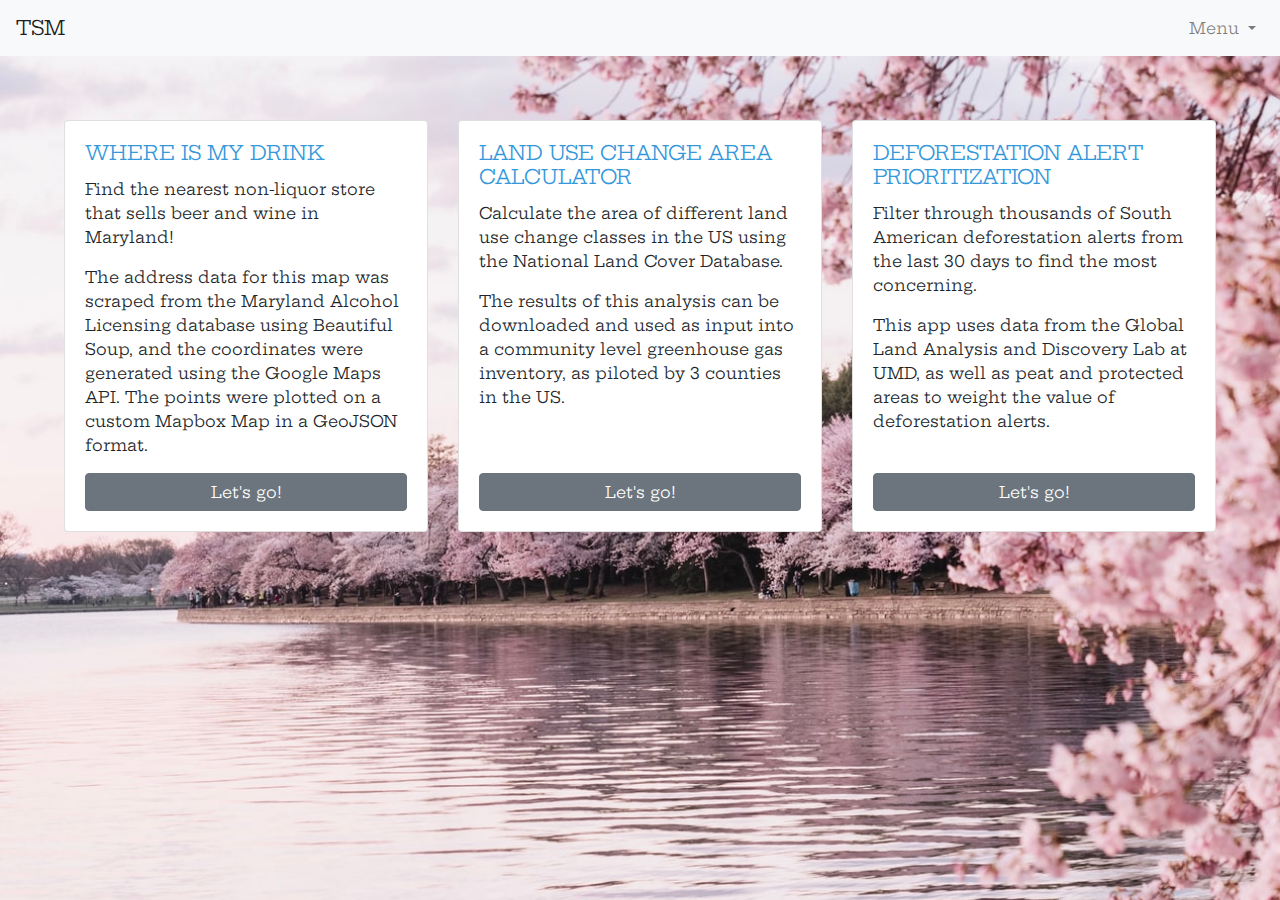
<file: projects.html>
<!doctype html>
<html lang="en">
  <head>
    <!-- Required meta tags -->
    <meta charset="utf-8">
    <meta name="viewport" content="width=device-width, initial-scale=1, shrink-to-fit=no">

    <!-- Bootstrap CSS -->
    <link rel="stylesheet" href="https://stackpath.bootstrapcdn.com/bootstrap/4.3.1/css/bootstrap.min.css" integrity="sha384-ggOyR0iXCbMQv3Xipma34MD+dH/1fQ784/j6cY/iJTQUOhcWr7x9JvoRxT2MZw1T" crossorigin="anonymous">
    <link rel="stylesheet" href="https://fonts.googleapis.com/css?family=Hepta+Slab:400,500,600&amp;display=swap&amp;subset=latin-ext">
    <link rel="stylesheet" type="text/css" href="./style.css">
    <title>Thailynn Munroe</title>
  </head>
  <body>
    <div>
        <nav class="navbar navbar-expand-lg navbar-light bg-light">
          <a class="navbar-brand" href="./index.html">TSM</a>
          <button class="navbar-toggler" type="button" data-toggle="collapse" data-target="#navbarSupportedContent" aria-controls="navbarSupportedContent" aria-expanded="false" aria-label="Toggle navigation">
            <span class="navbar-toggler-icon"></span>
          </button>
        
          <div class="collapse navbar-collapse" id="navbarSupportedContent">
            <ul class="navbar-nav ml-auto">
              <li class="nav-item dropdown">
                <a class="nav-link dropdown-toggle" href="#" id="navbarDropdown" role="button" data-toggle="dropdown" aria-haspopup="true" aria-expanded="false">
                  Menu
                </a>
                <div class="dropdown-menu dropdown-menu-right" aria-labelledby="navbarDropdown">
                  <a class="dropdown-item" href="./projects.html">Dev Projects</a>
                  <a class="dropdown-item" href="https://github.com/tmunroe0085?utf8=%E2%9C%93&tab=repositories&q=&type=public&language=" target="_blank">GitHub</a>
                  <div class="dropdown-divider"></div>
                  <a class="dropdown-item" href="./index.html">Home</a>
                </div>
              </li>
            </ul>
          </div>
        </nav>
    </div>
    <div class="card-row">
        <div class="row">
          <div class="col-sm-4">
            <div class="card">
              <div class="card-body">
                <h5 class="card-title">Where Is My Drink</h5>
                <p class="card-text">Find the nearest non-liquor store that sells beer and wine in Maryland!</p>
                <p>The address data for this map was scraped from the Maryland Alcohol Licensing database using Beautiful Soup, and the coordinates were generated using the Google Maps API. The points were plotted on a custom Mapbox Map in a GeoJSON format.</p>
                <a href="https://whereismydrinkmaryland.000webhostapp.com/index.html" class="btn btn-secondary" target="_blank">Let's go!</a>
              </div>
            </div>
          </div>
          <div class="col-sm-4">
            <div class="card">
              <div class="card-body">
                <h5 class="card-title">Land Use Change Area Calculator</h5>
                <p class="card-text">Calculate the area of different land use change classes in the US using the National Land Cover Database.</p>
                <p>The results of this analysis can be downloaded and used as input into a community level greenhouse gas inventory, as piloted by 3 counties in the US.</p>
                <a href="https://thailynnmunroe.users.earthengine.app/view/getcountyareasforghg" class="btn btn-secondary" target="_blank">Let's go!</a>
              </div>
            </div>
          </div>
          <div class="col-sm-4">
            <div class="card">
              <div class="card-body">
                <h5 class="card-title">Deforestation Alert Prioritization</h5>
                <p class="card-text">Filter through thousands of South American deforestation alerts from the last 30 days to find the most concerning.</p>
                <p>This app uses data from the Global Land Analysis and Discovery Lab at UMD, as well as peat and protected areas to weight the value of deforestation alerts.</p>
                <a href="https://code.earthengine.google.com/d4421dde46a6d77a79f5dd5da2642f6f" class="btn btn-secondary" target="_blank">Let's go!</a>
              </div>
            </div>
          </div>
        </div>
    </div>

    <!-- Optional JavaScript -->
    <!-- jQuery first, then Popper.js, then Bootstrap JS -->
    <script src="https://code.jquery.com/jquery-3.3.1.slim.min.js" integrity="sha384-q8i/X+965DzO0rT7abK41JStQIAqVgRVzpbzo5smXKp4YfRvH+8abtTE1Pi6jizo" crossorigin="anonymous"></script>
    <script src="https://cdnjs.cloudflare.com/ajax/libs/popper.js/1.14.7/umd/popper.min.js" integrity="sha384-UO2eT0CpHqdSJQ6hJty5KVphtPhzWj9WO1clHTMGa3JDZwrnQq4sF86dIHNDz0W1" crossorigin="anonymous"></script>
    <script src="https://stackpath.bootstrapcdn.com/bootstrap/4.3.1/js/bootstrap.min.js" integrity="sha384-JjSmVgyd0p3pXB1rRibZUAYoIIy6OrQ6VrjIEaFf/nJGzIxFDsf4x0xIM+B07jRM" crossorigin="anonymous"></script>
    </body>
</html>
</file>
<file: style.css>
body {
    font-family: 'Hepta Slab', serif;
    background: url("./cherryblossoms.jpg");
	background-size: cover;
    background-repeat: no-repeat;

}

.card-row {
    padding-top: 5%;
    width: 90%;
    margin: auto;
}

.card {
    height: 100%;
}

.card-body {
    display: flex;
    flex-direction: column;
}

.btn {
    margin-top: auto;
}

.content-box {
    margin: 20px auto;
    padding: 2%;
    border: 5px solid lightgray;
	background-color: white;
	max-width: 650px;
	width: 75%;
	font-family: 'Source Sans Pro', sans-serif;
}

.first_p {
	border-left: 5px solid #F1F1F1;
	padding-left: 2%;
}


hr {
	color: #F1F1F1;
	opacity: 0.4;
	width: 90%;
}

h2 {
	color: #2c3e50;
	font-weight: 900;
	font-size: 2rem;
}

h5 {
	color: #3498db;
	text-transform: uppercase;
	font-weight: 400;
}
</file>
